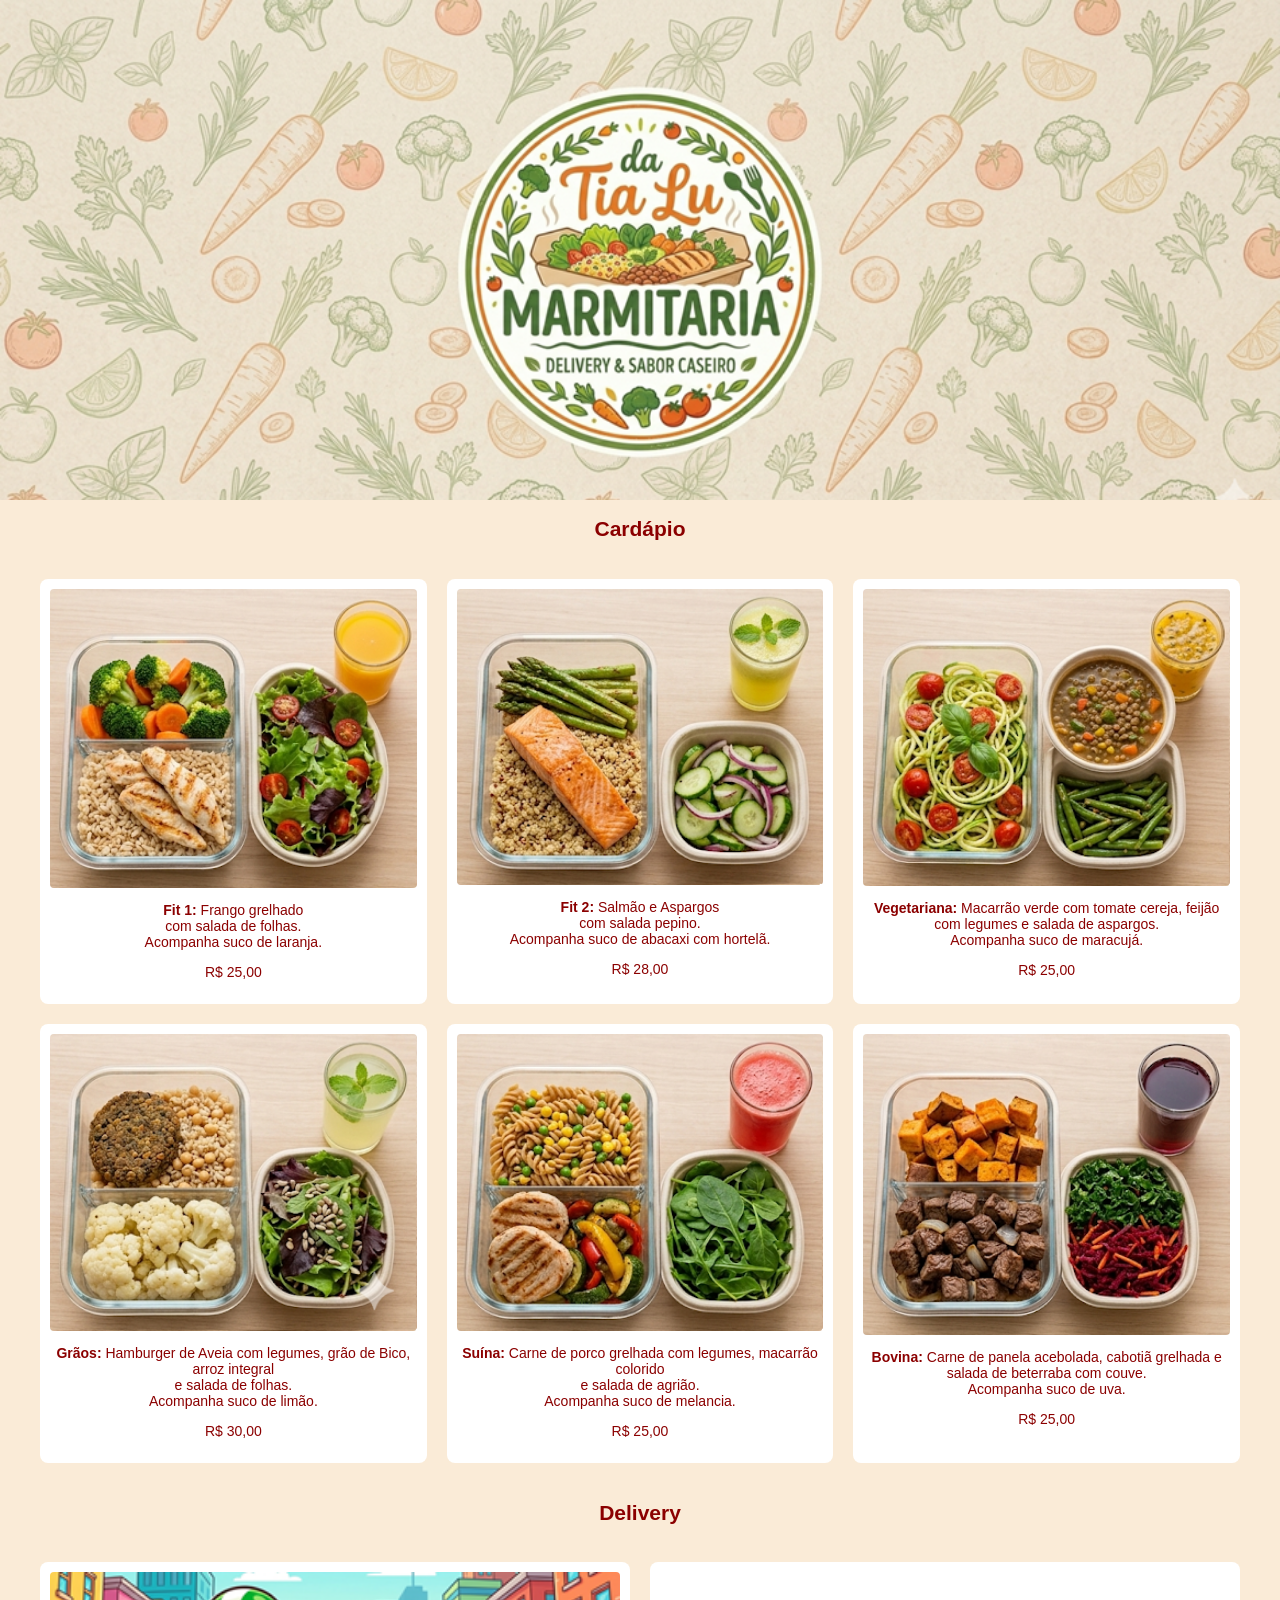
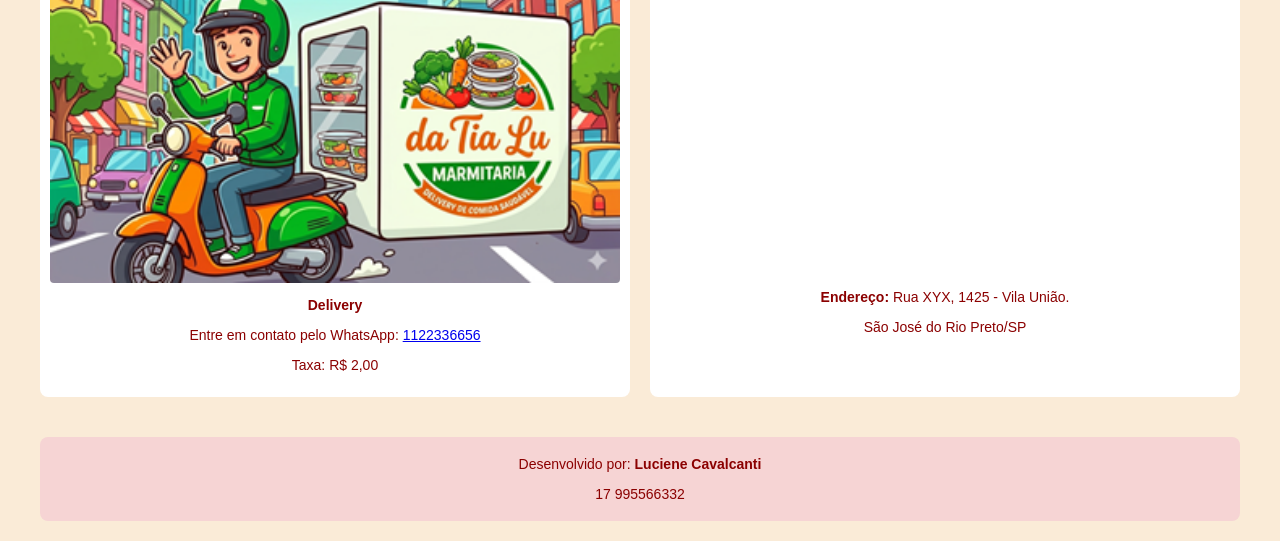
<file: index.html>
<!DOCTYPE html>
<html lang="pt-br">
<head>
    <meta charset="UTF-8">
    <meta name="viewport" content="width=device-width, initial-scale=1.0">
    <title>Marmitaria</title>
    <link rel="stylesheet" href="css/estilos.css">
</head>
<body>
    <header>
        <nav></nav>
    </header>
    <main>
        <h2>Cardápio</h2>
        <section id="cardapio">
            <div class="card">
                <img src="imagens/item1.png" alt="A imagem mostra um recipiente                  de vidro contendo arroz integral, frango grelhado, brócolis, cenoura, 
                 e ao lado, outro recipiente contendo salada de        folhas com tomate cereja, acompanha um copo de 
                suco de laranja">
                <p><strong>Fit 1:</strong>
                    Frango grelhado <br>com salada de folhas.<br>
                Acompanha suco de laranja.</p>
                <p>R$ 25,00</p>
            </div>
            <div class="card">
                <img src="imagens/item2.png" alt="A imagem mostra um recipiente                  de vidro contendo arroz integral, frango grelhado, brócolis, cenoura, 
                 e ao lado, outro recipiente contendo salada de        folhas com tomate cereja, acompanha um copo de 
                suco de laranja">
                <p><strong>Fit 2:</strong>
                    Salmão e Aspargos <br>com salada pepino.<br>
                Acompanha suco de abacaxi com hortelã.</p>
                <p>R$ 28,00</p>
            </div>
            <div class="card">
                <img src="imagens/item3.png" alt="A imagem mostra um recipiente com Macarrão verde com tomate cereja, feijão com legumes e outro recipiente com salada de aspargos.
                Acompanha suco de maracujá.">
                <p><strong>Vegetariana:</strong>
                    Macarrão verde com tomate cereja, feijão com legumes e salada de aspargos.
                <br>Acompanha suco de maracujá.</p>
                <p>R$ 25,00</p>
            </div>
            <div class="card">
                <img src="imagens/item4.png" alt="A imagem mostra um recipiente com Hamburger de Aveia com legumes, grão de Bico,
                    arroz integral e outro recipiente com salada de folhas. Acompanha suco de limão.">
                <p><strong>Grãos:</strong>
                    Hamburger de Aveia com legumes, grão de Bico,
                    arroz integral  <br>e salada de folhas.<br>
                Acompanha suco de limão.</p>
                <p>R$ 30,00</p>
            </div>
            <div class="card">
                <img src="imagens/item5.png" alt="A imagem mostra um recipiente com carne de porco grelhada com legumes, macarrão colorido
                    e outro recipiente com salada de agrião. Acompanha suco de melancia.">
                <p><strong>Suína:</strong>
                    Carne de porco grelhada com legumes, macarrão colorido
                     <br>e salada de agrião.<br>
                Acompanha suco de melancia.</p>
                <p>R$ 25,00</p>
            </div>
            <div class="card">
                <img src="imagens/item6.png" alt="A imagem mostra um recipiente                  de vidro contendo arroz integral, frango grelhado, brócolis, cenoura, 
                 e ao lado, outro recipiente contendo salada de        folhas com tomate cereja, acompanha um copo de 
                suco de laranja">
                <p><strong>Bovina:</strong>
                    Carne de panela acebolada,
                    cabotiã grelhada e salada de beterraba com couve.<br>
                Acompanha suco de uva.</p>
                <p>R$ 25,00</p>
            </div>
        </section>
        <h2>Delivery</h2>
        <section id="delivery">
            <div class="card">
                <img src="imagens/entregas2.png" alt="Rapaz de moto com uma caixa de entrega de marmitas">
                <p><strong>Delivery</strong></p>
                <p>Entre em contato pelo WhatsApp:
                    <a href="https://wa.me?551799922333?text=Quero fazer meu pedido" 
                    target="_blank">
                    1122336656
                    </a></p>
                <p>Taxa: R$ 2,00</p>
            </div>
            <div class="card">
                <iframe src="https://www.google.com/maps/embed?pb=!1m18!1m12!1m3!1d119365.6252466633!2d-49.547942856640645!3d-20.784174999999998!2m3!1f0!2f0!3f0!3m2!1i1024!2i768!4f13.1!3m3!1m2!1s0x94bdad0032a6477f%3A0x87ff3769492894d4!2sMarmitaria%20Tia%20Lu!5e0!3m2!1spt-BR!2sbr!4v1773708933504!5m2!1spt-BR!2sbr" width="400" height="300" style="border:0;" allowfullscreen="" loading="lazy" referrerpolicy="no-referrer-when-downgrade"></iframe>
                <p><strong>Endereço:</strong>
                    Rua XYX, 1425 - Vila União.</p>
                <p>São José do Rio Preto/SP</p>
            </div>
        </section>
    </main>
    <footer id="designer">
        <div class="card_desenvolvedor">
            <p>Desenvolvido por: <strong>Luciene Cavalcanti</strong></p>
            <p>17 995566332</p>
        </div>
    </footer>
</body>
</html>
</file>
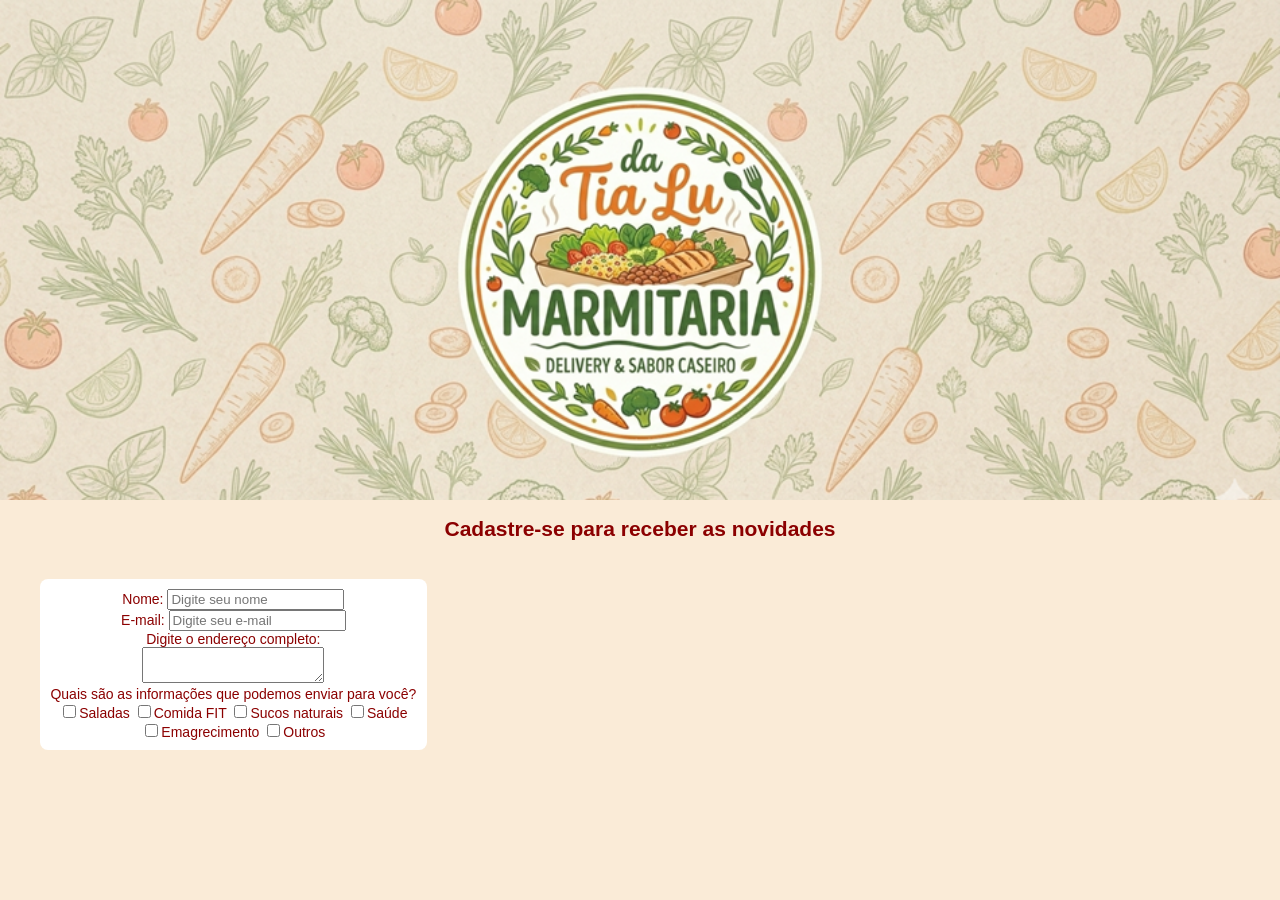
<file: cadastroclientes.html>
<!DOCTYPE html>
<html lang="pt-br">
<head>
    <meta charset="UTF-8">
    <meta name="viewport" content="width=device-width, initial-scale=1.0">
    <title>Marmitaria</title>
    <link rel="stylesheet" href="css/estilos.css">
</head>
<body>
    <header>
        <nav></nav>
    </header>
    <main>
        <h2>Cadastre-se para receber as novidades</h2>
        <section id="cardapio">
            <div class="card">
                <form name="cadcliente">
                    <label for="nome">Nome:</label>
                    <input type="text" name="nome" placeholder="Digite seu nome"
                    required><br>
                    <label for="email">E-mail:</label>
                    <input type="email" name="email" placeholder="Digite seu e-mail"
                    required><br>
                    <label for="endereco">Digite o endereço completo:</label><br>
                    <textarea name="endereco"></textarea><br>
                    <label for="interesses">Quais são as informações que 
                        podemos enviar para você?</label>
                    <input type="checkbox" name="salada">Saladas
                    <input type="checkbox" name="fit">Comida FIT
                    <input type="checkbox" name="naturais">Sucos naturais
                    <input type="checkbox" name="saude">Saúde
                    <input type="checkbox" name="emagrecer">Emagrecimento
                    <input type="checkbox" name="outros">Outros<br>
                </form>
            </div>
        </section>
    </main>
    <footer>

    </footer>
    </body>
</html>
</file>
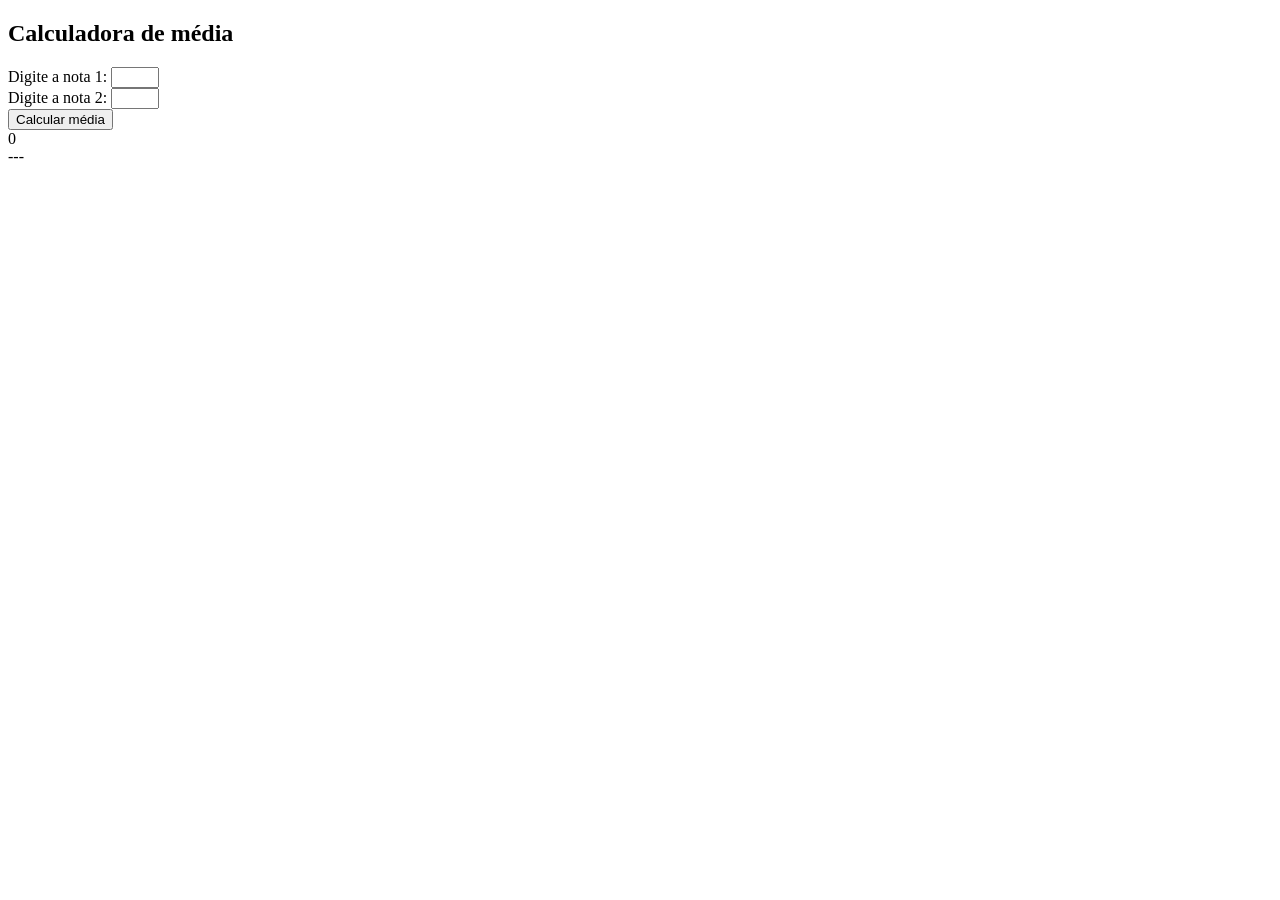
<file: calculadoramedia.html>
<!DOCTYPE html>
<html lang="en">
<head>
    <meta charset="UTF-8">
    <meta name="viewport" content="width=device-width, initial-scale=1.0">
    <title>Calculando as médias</title>
    <script>
        function calcular(){
            var n1 = parseFloat(medias.nota1.value)
            var n2 = parseFloat(medias.nota2.value)
            if(n1<0 || n1>10 || n2<0 || n2>10){
                if(n1<0){
                    document.getElementById("valormedia").innerHTML = "Nota 1 deve ser maior que zero"
                    document.getElementById("nota1").style.color = "red"
                }if(n2<0)
                    document.getElementById("valormedia").innerHTML = "Nota 2 deve ser maior que zero"
                if(n1>10)
                    document.getElementById("valormedia").innerHTML = "Nota 1 deve ser menor que 10"
                if(n2>10)
                    document.getElementById("valormedia").innerHTML = "Nota 2 deve ser menor que 10"
                document.getElementById("resultado").innerHTML = "Notas inválidas"
            }else {
                var mediafinal = (n1+n2)/2
                document.getElementById("valormedia").innerHTML = mediafinal
                if(mediafinal>=6){
                    document.getElementById("resultado").innerHTML= "Aprovado"
                    document.getElementById("resultado").style.backgroundColor = "blue"
                }else {
                    document.getElementById("resultado").innerHTML= "Reprovado"
                    document.getElementById("resultado").style.backgroundColor = "red"
                }
            }
        }
        function validarcamponota1(){
            var n1 = parseFloat(medias.nota1.value)
            if(n1<0){
                document.getElementById("nota1").style.color = "red"
            }else if(n1>10){
                document.getElementById("nota1").style.color = "red"
            }else{
                document.getElementById("nota1").style.color = "black"
            }
        }
        function validarcamponota2(){
            var n2 = parseFloat(medias.nota2.value)
            if(n2<0){
                document.getElementById("nota2").style.color = "red"
            }else if(n2>10){
                document.getElementById("nota2").style.color = "red"
            }else{
                document.getElementById("nota2").style.color = "black"
            }
        }
    </script>
</head>
<body>
    <h2>Calculadora de média</h2>
    <form name="medias">
        <label for="nota1">Digite a nota 1:</label>
        <input type="number" name="nota1" id="nota1" min="0" max="10"
        onkeyup="validarcamponota1()" ><br>
        <label for="nota2">Digite a nota 2:</label>
        <input type="number" name = "nota2" id="nota2" min="0" max="10" 
        onkeyup="validarcamponota2()"><br>
        <button type="button" onclick="calcular()">Calcular média</button><br>
        <output id="valormedia">0</output><br>
        <output id="resultado">---</output>
    </form>
</body>
</html>
</file>
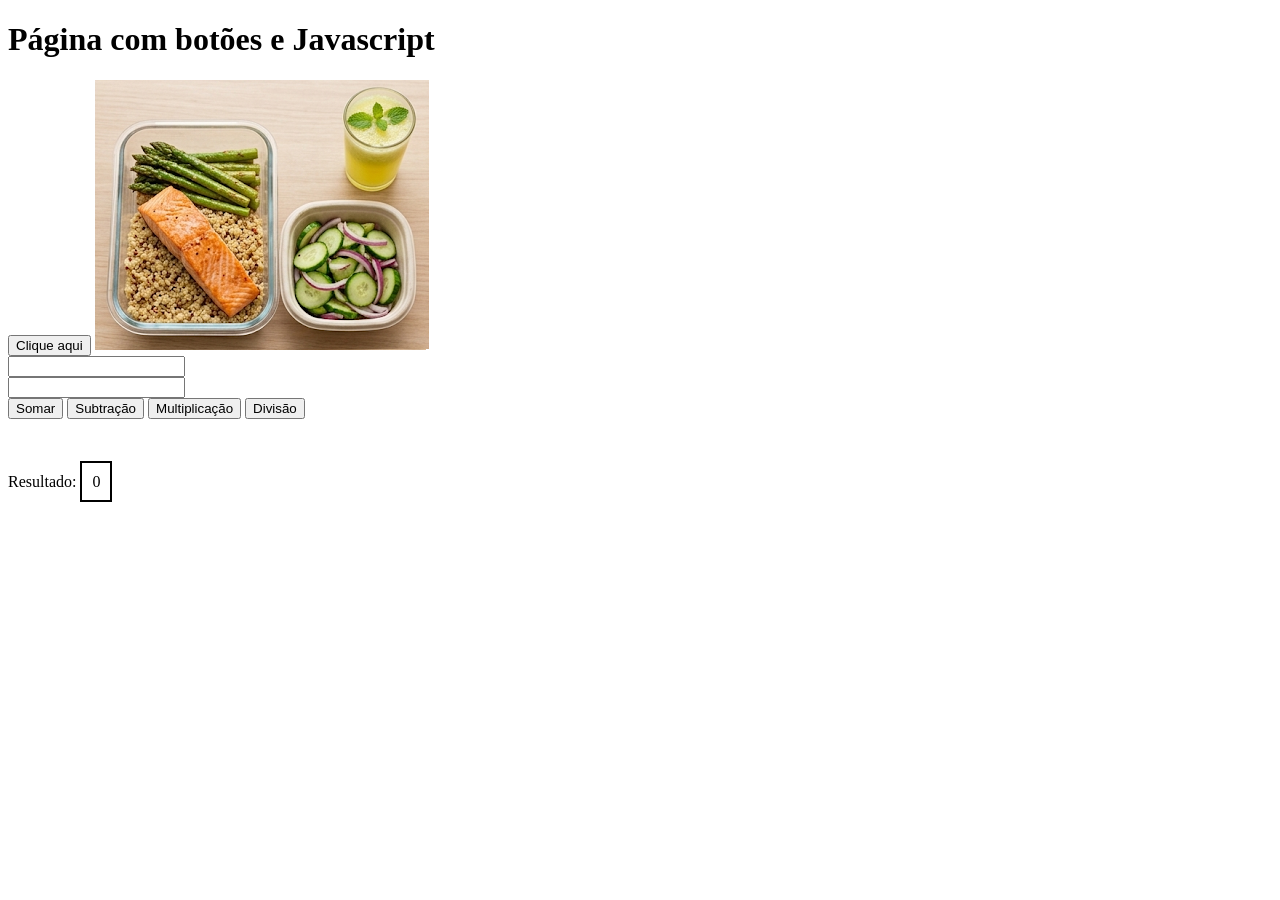
<file: paginateste.html>
<!DOCTYPE html>
<html lang="en">
<head>
    <meta charset="UTF-8">
    <meta name="viewport" content="width=device-width, initial-scale=1.0">
    <title>Document</title>
    <style>
        output {
            padding:10px;
            border: solid 2px black;
        }
    </style>
    <script>
        function somar(){
            calculadora.resultado.value = parseInt(calculadora.numero1.value) +
            parseInt(calculadora.numero2.value)
            calculadora.resultado.style.backgroundColor = "red"
            calculadora.resultado.style.color = "yellow"
        }
        function subtrair(){
            calculadora.resultado.value = parseInt(calculadora.numero1.value) -
            parseInt(calculadora.numero2.value)
            calculadora.resultado.style.backgroundColor = "blue"
            calculadora.resultado.style.color = "white"
            calculadora.resultado.style.width = "300px"
        }
        function multiplicar(){
            calculadora.resultado.value = parseInt(calculadora.numero1.value) *
            parseInt(calculadora.numero2.value)
            calculadora.resultado.style.backgroundColor = "yellow"
        }
        function dividir(){
            calculadora.resultado.value = parseInt(calculadora.numero1.value) /
            parseInt(calculadora.numero2.value)
            calculadora.resultado.style.backgroundColor = "pink"
        }
    </script>
</head>
<body onload="alert('boas vindas!!!!')">
    <h1>Página com botões e Javascript</h1>
    <button type="button" onclick="alert('oi')">
        Clique aqui  </button>
    <img src="imagens/item2.png" onmouseenter="alert('que fomeeee')">
    <form name="calculadora">
        <input type="number" name="numero1"><br>
        <input type="number" name="numero2"><br>
        <button type="button" onclick="somar()">Somar</button>
        <button type="button" 
        onclick="subtrair()">Subtração</button>
        <button type="button" 
        onclick="multiplicar()">Multiplicação</button>
        <button type="button" 
        onclick="dividir()">Divisão</button><br><br><br><br>
        <label for="resultado">Resultado:</label>
        <output name="resultado">0</output>
    </form>
</body>
</html>
</file>
<file: css/estilos.css>
body{
    margin: 0;
    padding: 0;
    background-color: antiquewhite;
    color: darkred;
    font-family: Arial, Helvetica, sans-serif;
    font-size: 14px;
}
h2 {
    text-align: center;
    font-family: Verdana, Geneva, Tahoma, sans-serif;
}
header {
    width: 100%;
    height: 500px;
    background-image: url("../imagens/banner_topo2.png");
    background-repeat: no-repeat;
    background-position: top center; 
    background-size: 100% auto;
    background-attachment: fixed; 
}
#cardapio {
    display: grid;
    /* Cria 3 colunas com tamanhos iguais */
    grid-template-columns: repeat(3, 1fr); 
    /* Espaçamento entre os itens */
    gap: 20px; 
    padding: 20px;
    max-width: 1200px;
    margin: 0 auto; /* Centraliza o conteúdo do main */
}
#delivery {
    display: grid;
    /* Cria 2 colunas com tamanhos iguais */
    grid-template-columns: repeat(2, 1fr); 
    /* Espaçamento entre os itens */
    gap: 20px; 
    padding: 20px;
    max-width: 1200px;
    margin: 0 auto; /* Centraliza o conteúdo do main */
}
#designer {
    display: grid;
    /* Cria 2 colunas com tamanhos iguais */
    grid-template-columns: repeat(1, 1fr); 
    /* Espaçamento entre os itens */
    gap: 20px; 
    padding: 20px;
    max-width: 1200px;
    margin: 0 auto; /* Centraliza o conteúdo do main */
}
.card_desenvolvedor {
    text-align: center;
    background: rgb(246, 212, 212); /* Opcional: para destacar do fundo antiquewhite */
    box-shadow:blueviolet 2px;
    padding: 5px;
    border-radius: 8px;
    font-family: 'Lucida Sans', 'Lucida Sans Regular', 'Lucida Grande', 'Lucida Sans Unicode', Geneva, Verdana, sans-serif;
}

.card {
    text-align: center;
    background: white; /* Opcional: para destacar do fundo antiquewhite */
    padding: 10px;
    border-radius: 8px;
}

.card img {
    width: 100%; /* Faz a imagem ocupar toda a largura da div do grid */
    height: auto;
    display: block;
    border-radius: 4px;
}
</file>
